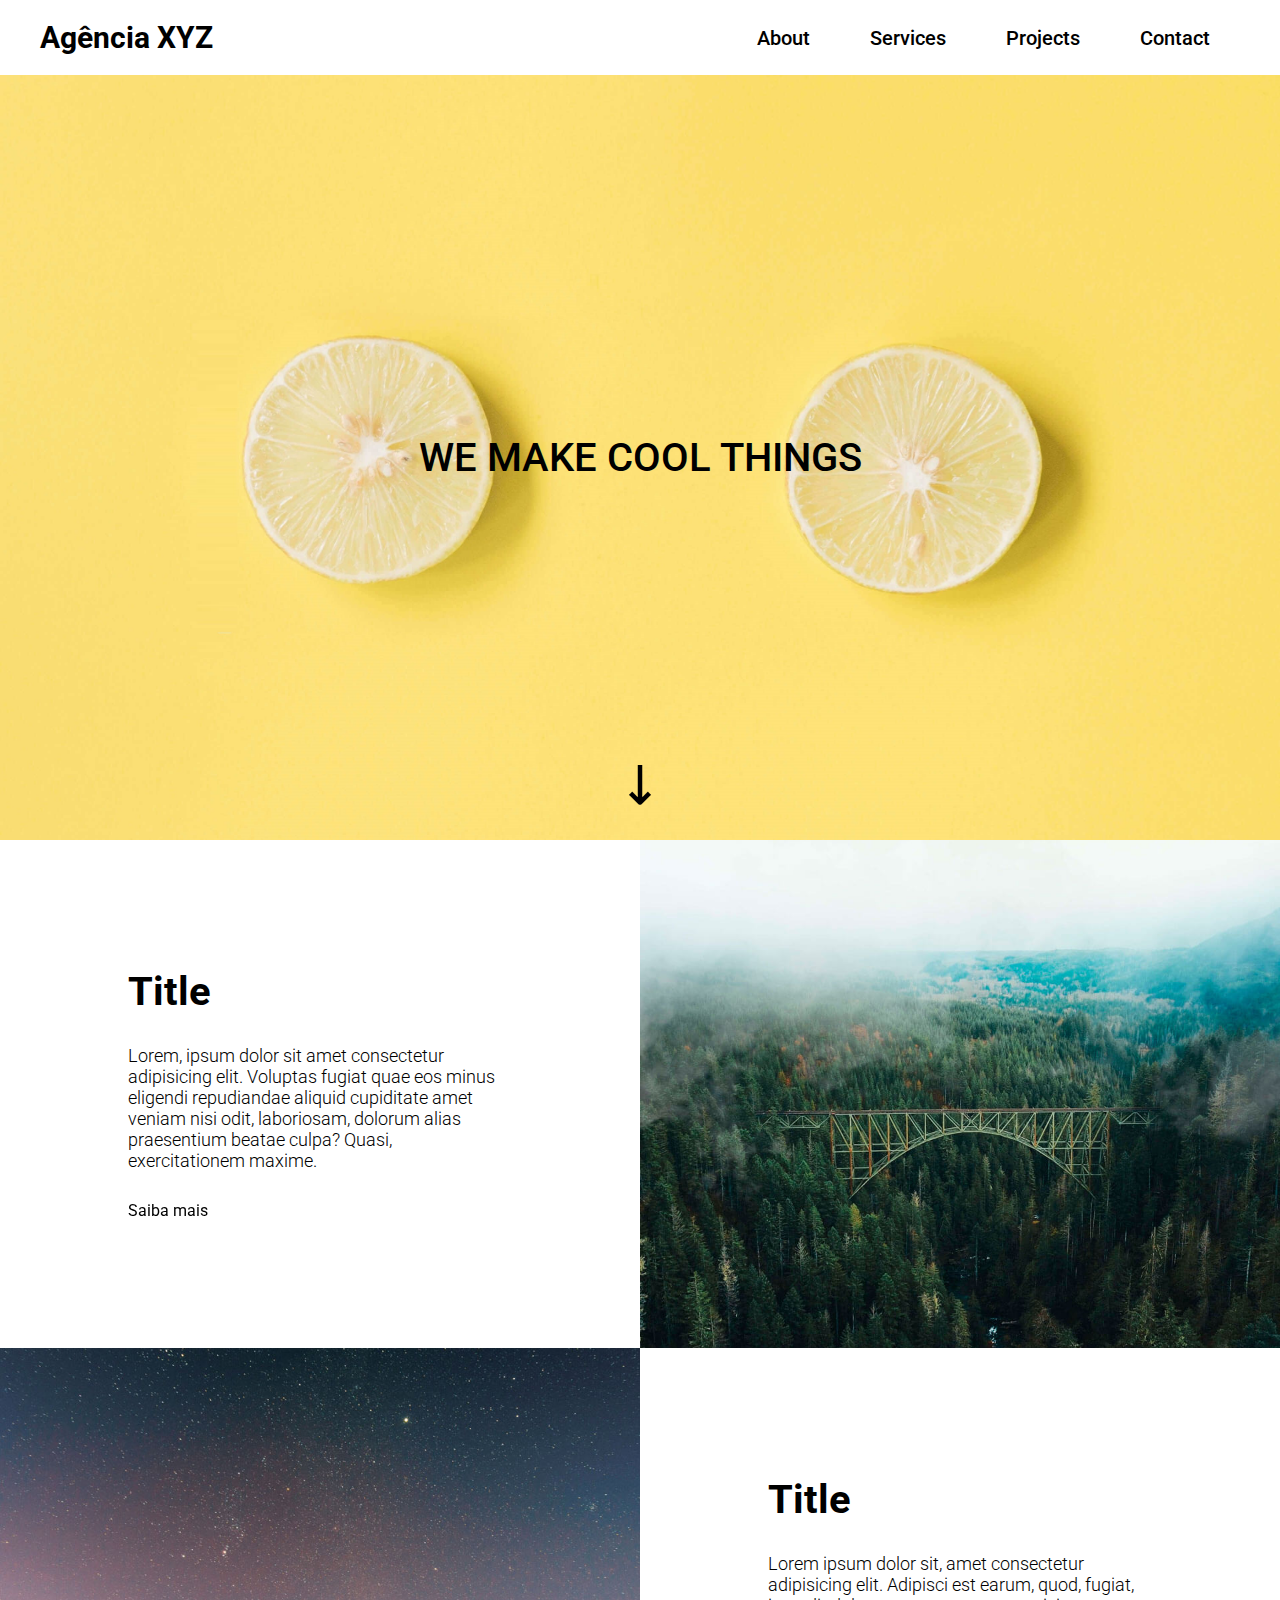
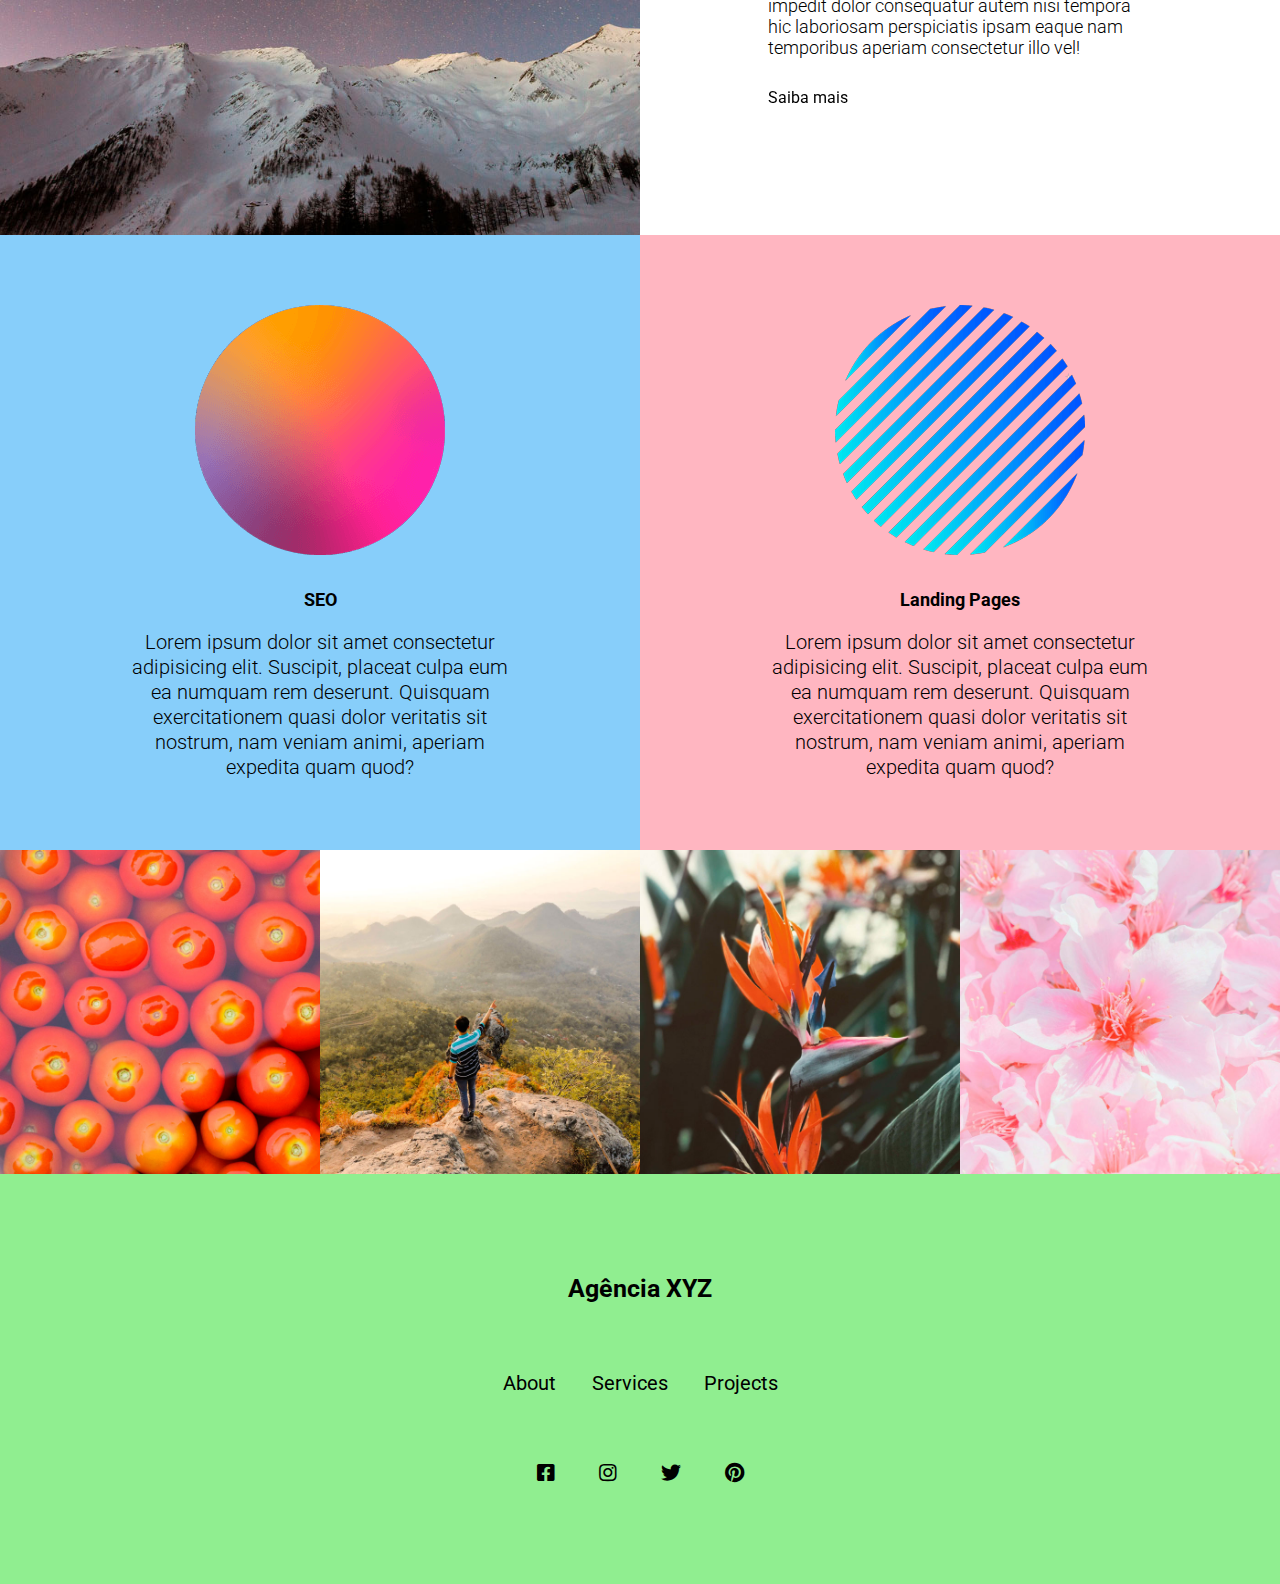
<file: agencia-xyz/index.html>
<!DOCTYPE html>
<html lang="en">

<head>
    <meta charset="UTF-8">
    <meta name="viewport" content="width=device-width, initial-scale=1.0">
    <title>Agência XYZ</title>

    <link rel="stylesheet" href="./src/css/reset.css">
    <link rel="stylesheet" href="./src/css/variables.css">
    <link rel="stylesheet" href="./src/css/style.css">
    <link rel="stylesheet" href="./src/css/menu.css">
    <link rel="stylesheet" href="src/css/responsive.css">
    <link rel="preconnect" href="https://fonts.googleapis.com">
    <link rel="preconnect" href="https://fonts.gstatic.com" crossorigin>
    <link href="https://fonts.googleapis.com/css2?family=Roboto:wght@100;400;500;700;900&display=swap" rel="stylesheet">
    <link rel="stylesheet" href="./src/css/font-awesome.css">
</head>

<body>
    <header class="header" id="header">
        <div class="header-container">
            <a href="#index.html">
                <h1 class="logo">Agência XYZ</h1>
            </a>


            <nav>
                <input type="checkbox" id="menu-hamburguer">

                <label for="menu-hamburguer">
                    <div class="menu">
                        <span class="hamburguer"></span>
                    </div>
                </label>

            
                <ul>
                    <li>
                        <a href="#about">About</a>
                    </li>

                    <li>
                        <a href="#services">Services</a>
                    </li>

                    <li>
                        <a href="#projects">Projects</a>
                    </li>

                    <li>
                        <a href="#contact">Contact</a>
                    </li>
                </ul>
            </nav>
        </div>
    </header>

    <section class="hero">
        <h2>We make cool things</h2>
    </section>

    <section class="about" id="about">
        <div class="item">
            <h3>Title</h3>
            <p>Lorem, ipsum dolor sit amet consectetur adipisicing elit. Voluptas fugiat quae eos minus eligendi repudiandae aliquid cupiditate amet veniam nisi odit, laboriosam, dolorum alias praesentium beatae culpa? Quasi, exercitationem maxime.</p>
            <a href="" class="btn-know-more">Saiba mais</a>
        </div>

        <div class="image right"></div>

        <div class="image left"></div>

        <div class="item">
            <h3>Title</h3>
            <p>Lorem ipsum dolor sit, amet consectetur adipisicing elit. Adipisci est earum, quod, fugiat, impedit dolor consequatur autem nisi tempora hic laboriosam perspiciatis ipsam eaque nam temporibus aperiam consectetur illo vel!</p>
            <a href="" class="btn-know-more">Saiba mais</a>
        </div>
    </section>
        
    <section class="services" id="services">
        <div class="service">
            <img src="src/images/bolinha1.png" alt="Circle 1">
            <div class="service-info">
                <h3>SEO</h3>
                <p>Lorem ipsum dolor sit amet consectetur adipisicing elit. Suscipit, placeat culpa eum ea numquam rem deserunt. Quisquam exercitationem quasi dolor veritatis sit nostrum, nam veniam animi, aperiam expedita quam quod?</p>
            </div>
        </div>
        <div class="service">
            <img src="src/images/bolinha2.png" alt="Circle 2">
            <div class="service-info">
                <h3>Landing Pages</h3>
                <p>Lorem ipsum dolor sit amet consectetur adipisicing elit. Suscipit, placeat culpa eum ea numquam rem deserunt. Quisquam exercitationem quasi dolor veritatis sit nostrum, nam veniam animi, aperiam expedita quam quod?</p>
            </div>
        </div>
    </section>

    <section class="projects" id="projects">
        <div class="project">
            <a href="">
                <img src="src/images/tomatoes.jpg" alt="tomatoes">
            </a>
        </div>

        <div class="project">
            <a href="">
                <img src="src/images/landscape.jpg" alt="landscape">
            </a>
        </div>

        <div class="project">
            <a href="">
                <img src="src/images/plants3.jpg" alt="plants">
            </a>
        </div>

        <div class="project">
            <a href="">
                <img src="src/images/flowers.jpg" alt="flowers">
            </a>
        </div>
    </section>

    <footer class="footer" id="contact">
        <h4><a href="#header">Agência XYZ</a></h4>

        <nav>
            <ul>
                <li>
                    <a href="#about">About</a>
                </li>

                <li>
                    <a href="#services">Services</a>
                </li>

                <li>
                    <a href="#projects">Projects</a>
                </li>
            </ul>
        </nav>

        <div class="social">
            <a href="https://www.facebook.com" target="_blank">
                <i class="fab fa-facebook-square"></i>
            </a>

            <a href="https://www.instagram.com" target="_blank">
                <i class="fab fa-instagram"></i>
            </a>

            <a href="https://twitter.com" target="_blank">
                <i class="fab fa-twitter"></i>
            </a>

            <a href="#br.pinterest.com" target="_blank">
                <i class="fab fa-pinterest"></i>
            </a>
        </div>
    </footer>
</body>

</html>
</file>
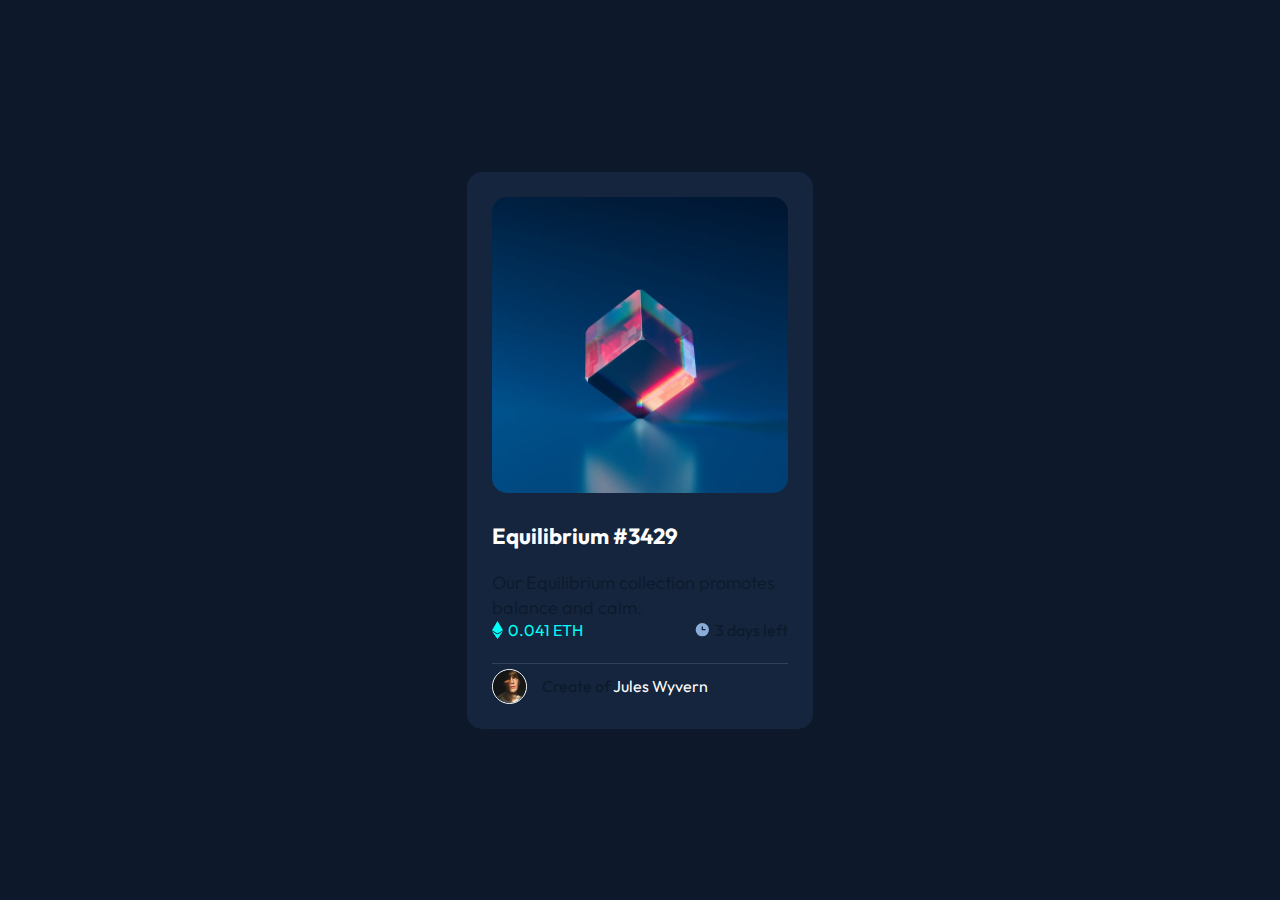
<file: card-nft/index.html>
<!DOCTYPE html>
<html lang="en">
<head>
    <meta charset="UTF-8">
    <meta http-equiv="X-UA-Compatible" content="IE=edge">
    <meta name="viewport" content="width=device-width, initial-scale=1.0">
    <meta name="description" content="NFT preview card component">
    <title>NFT preview card component</title>
    <link rel="shortcut icon" href="src/images/favicon-32x32.png" type="image/x-icon">
    <link rel="stylesheet" href="src/css/reset.css">
    <link rel="stylesheet" href="src/css/variables.css">
    <link rel="stylesheet" href="src/css/style.css">
</head>
<body>
    <main>
        <div class="nft-card">
            <a href="">
                <img src="src/images/image-equilibrium.jpg" alt="Equilibrium NFT image">
            </a>

            <div class="top-content">
                <a href="#" class="title-link">
                    <h2 class="title">Equilibrium #3429</h2>
                </a>
                <p class="about">Our Equilibrium collection promotes balance and calm.</p>
                <div class="info">
                    <p class="price">0.041 ETH</p>
                    <p class="days-laft">3 days left</p>
                </div>
            </div>

            <div class="creator">
                <img class="avatar" src="src/images/image-avatar.png" alt="NFT author creator">
                <p class="text">Create of <a class="name" href="#">Jules Wyvern</a></p>
            </div>
        </div>
    </main>
</body>
</html>
</file>
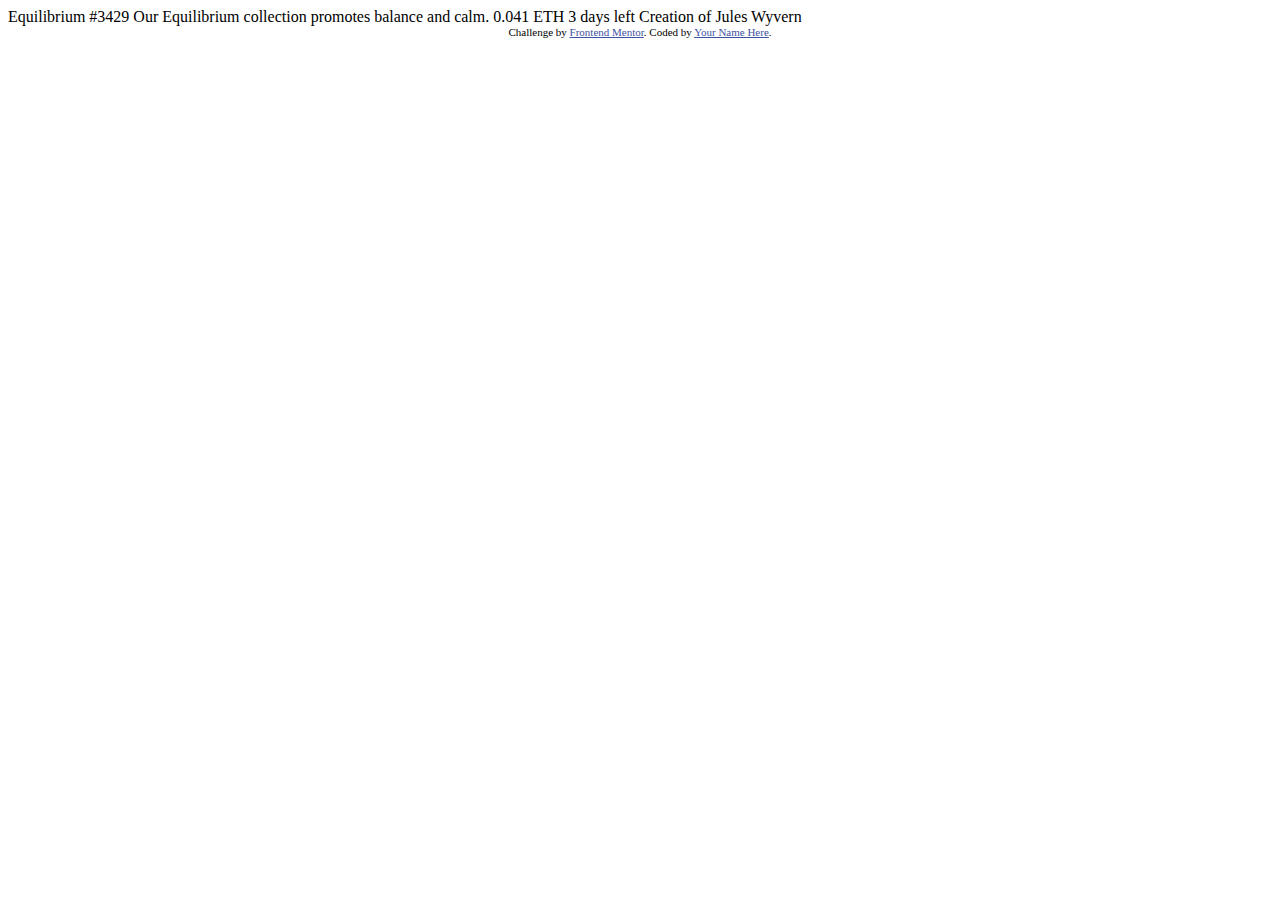
<file: card-nft/nft-preview-card-component-main/index.html>
<!DOCTYPE html>
<html lang="en">
<head>
  <meta charset="UTF-8">
  <meta name="viewport" content="width=device-width, initial-scale=1.0"> <!-- displays site properly based on user's device -->

  <link rel="icon" type="image/png" sizes="32x32" href="./images/favicon-32x32.png">
  
  <title>Frontend Mentor | NFT preview card component</title>

  <!-- Feel free to remove these styles or customise in your own stylesheet 👍 -->
  <style>
    .attribution { font-size: 11px; text-align: center; }
    .attribution a { color: hsl(228, 45%, 44%); }
  </style>
</head>
<body>

  Equilibrium #3429

  Our Equilibrium collection promotes balance and calm.

  0.041 ETH
  3 days left
  
  Creation of Jules Wyvern

  <div class="attribution">
    Challenge by <a href="https://www.frontendmentor.io?ref=challenge" target="_blank">Frontend Mentor</a>. 
    Coded by <a href="#">Your Name Here</a>.
  </div>
</body>
</html>
</file>
<file: agencia-xyz/src/css/variables.css>
:root{
    --max-width-size: 1920px
}
</file>
<file: agencia-xyz/src/css/style.css>
html{
    font-size: 62.5%;
    scroll-behavior: smooth;
}

body{
    display: grid;
    grid-template-areas: 
    "header header header header"
    "hero hero hero hero"
    "about about about about"
    "services services services services"
    "projects projects projects projects"
    "footer footer footer footer";
    grid-template-columns: repeat(4, 1fr);
    font-size: 1.6rem;
    font-family: 'Roboto', sans-serif;
    font-weight: 400;
}

/* HEADER */

.header{
    grid-area: header;
    background-color: #fff;
}

.header .header-container{
    display: flex;
    padding: 20px 40px;
    justify-content: space-between;
    align-items: center;
    min-height: 75px;
}

.header a:hover h1{
   color: coral; 
}

.header h1{
    font-size: 3rem;
    font-weight: 700;
    transition: .3s ease-in-out;
} 

/* HERO */
  
.hero{
    display: flex;
    justify-content: center;
    align-items: center;
    grid-area: hero;
    height: 85vh;
    background: url(../images/lemons.jpg) center center no-repeat;
    background-size: cover;
    position: relative;
}

.hero h2{
    font-weight: 500;
    text-transform: uppercase;
    font-size: 4rem;
}

.hero:after{
    content: url('../images/seta_preta.png');
    position: absolute;
    height: 35px;
    bottom: 40px;
    animation: movearrow .6s infinite alternate ease-in-out;

}

@keyframes movearrow {
    0%{
        -webkit-transform: translateY(0);
        opacity: .4;
    }
    100%{
        -webkit-transform: translateY(0.4em);
        opacity: .9;
    }
}

@-webkit-keyframes movearrow{
    0%{
        -webkit-transform: translateY(0);
        opacity: .4;
    }
    100%{
        -webkit-transform: translateY(0.4em);
        opacity: .9;
    }
}

/* ABOUT */

.about{
    grid-area: about;
    display: grid;
    grid-template-columns: 1fr 1fr;
}

.about .item{
    padding: 20%;
    display: flex;
    flex-direction: column;
    justify-content: center;
    margin: 0 auto;
}

.about .item h3{
    font-weight: 700;
    font-size: 4rem;
}

.about .item p{
    font-size: 1.8rem;
    margin: 30px 0;
}

.about .item .btn-know-more{
    font-size: 1.6rem;
    font-weight: 400;
    align-self: flex-start;
    display: inline-block;
    vertical-align: middle;
    -webkit-transform: perspective(1px) translateZ(0);
    transform: perspective(1px) translateZ(0);
    box-shadow: 0 0 1px rgba(0, 0, 0, 0);
    position: relative;
}

.about .item .btn-know-more:before {
    content: "";
    position: absolute;
    z-index: -1;
    left: 0;
    right: 100%;
    bottom: -2px;
    background: #000000;
    height: 1px;
    -webkit-transition-property: right;
    transition-property: right;
    -webkit-transition-duration: 0.2s;
    transition-duration: 0.2s;
    -webkit-transition-timing-function: ease-out;
    transition-timing-function: ease-out;
}

.about .item .btn-know-more:hover:before, .about .item .btn-know-more:focus:before, .about .item .btn-know-more:active:before {
    right: 0;
}

.about .image{
    height: 100%;
    width: 100%;
}

.about .image.right{
    background: url(../images/bridge.jpg) center center no-repeat;
    background-size: cover;
}

.about .image.left{
    background: url(../images/sky.jpg) center center no-repeat;
    background-size: cover;
}

/* SERVICES */

.services{
    grid-area: services;
    display: grid;
    grid-template-columns: 1fr 1fr;
}

.services .service{
    padding: 70px 30px;
    text-align: center;
}

.services .service img{
    width: 250px;
    margin-bottom: 30px;
}

.services .service h3{
    font-size: 1.8rem;
    font-weight: 700;
}

.services .service p{
    font-size: 2rem;
    max-width: 400px;
    margin: 20px auto 0;  
    line-height: 25px;
}

.services .service:nth-child(1){
    background-color: lightskyblue;
}

.services .service:nth-child(2){
    background-color: lightpink;
}

/* PROJETS */

.projects{
    grid-area: projects;
    display: grid;
    grid-template-columns: repeat(4, 1fr);
}

.projects .project{
    overflow: hidden;
}

.projects .project img{
    height: 100%;
    transition: ease .4s;
}

.projects a:hover img{
    transform: scale(1.12);
    opacity: 0.95;
}

/* FOOTER */

.footer{
    grid-area: footer;
    background-color: lightgreen;
    display: flex;
    flex-direction: column;
    text-align: center;
    padding: 100px 0;
    align-items: center;
}

.footer h4 a{
    font-weight: 700;
    font-size: 2.5rem;
    margin-bottom: 20px;
    transition: ease-in-out .3s;
}

.footer h4 a:hover{
    color: rgb(240, 255, 240);
}

.footer nav{
    margin: 50px 0;
}

.footer nav ul{
    display: flex;
    justify-content: center;
}

.footer nav ul li a{
    font-weight: 400;
    font-size: 2rem;
    margin: 18px;
    transition: ease-in-out .3s;
    display: inline-block;
}

.footer nav ul li a:hover{
    font-weight: 500;
    color: #fff;
    transform: translateY(-1px);
}

.footer .social a{
    margin: 20px;
}

.footer .social i{
    font-size: 2rem;
    transition: ease-in-out .3s;
}

.footer .social i:hover{
    color: #fff;
}
</file>
<file: agencia-xyz/src/css/menu.css>
.header nav ul{
    display: flex; 
}

.header nav ul li a{
    font-size: 2rem;
    font-weight: 500;
    padding: 10px 30px;
    border-radius: 50px;
    transition: .3s ease-in-out;
}

.header nav ul li a:hover{
    color: #fff;
    background-color: coral;
}

/* RESPONSIVE */

.header nav label{
    display: block;
    margin-left: 140px;
}

.header .menu{
    display: none;
    width: 60px;
    height: 60px;
}

.header .hamburguer{
    background-color: #000;
    position: relative;
    display: block;
    width: 30px;
    height: 2px;
    top: 29px;
    left: 15px;
    transition: .5s ease-in-out;
}

.header .hamburguer:before, .header .hamburguer:after{
    background-color: #000;
    content: "";
    display: block;
    width: 100%;
    height: 100%;
    position: absolute;
    transition: 0.2s ease-in-out;
}

.header .hamburguer:before{
    top: -10px;
}

.header .hamburguer:after{
    top: 10px;
}

.header input{
    display: none;
}

.header input:checked ~ label .hamburguer{
    transform: rotate(45deg);
}

.header input:checked ~ label .hamburguer:before{
    transform: rotate(90deg);
    top: 0;
}

.header input:checked ~ label .hamburguer:after{
    transform: rotate(90deg);
    top: 0;
}



@media(max-width: 900px){


    .header .menu{
        display: block;
    }

    .header nav ul{
        display: block;
        width: 200px;
        padding: 20px;
        background-color: #fff;
        animation: hide-item .4s forwards;
    }

    @keyframes emerge {
        from { 
            transform: scale(.9);
            opacity: 0;
        }
        to{
            opacity: 1;
            visibility: visible;
        }
    }

    @keyframes hide-item {
        from {
            opacity: 1;
        }
        to{
            opacity: 0;
            transform: scale(.9);
            visibility: hidden;
        }
    }

    .header nav{
        position: fixed;
        top: 8px;
        right: 16px;
        z-index: 1;
    }

    .header nav ul a{
        text-align: center;
        padding: 20px;
        display: block;
    }

    .header input:checked ~ ul{
        animation: emerge .5s;
    }
}
</file>
<file: agencia-xyz/src/css/responsive.css>
@media (max-width: 768px){
    .projects{
        grid-template-columns: 1fr 1fr;
        grid-template-rows: 1fr 1fr;
    }
}

@media (max-width: 445px) {
    .header .header-container{
        padding-inline: 30px;
    }

    .hero{
        height: 70vh;
    }

    .hero h2{
        font-size: 2rem;
        margin-right: 0;
    }


    .about{
        grid-template-columns: 1fr;
        grid-template-rows: repeat(4, 1fr);
    }

    .about .item{
        text-align: center;
    }

    .about .item .btn-know-more{
        align-self: center;
    }

    .services{
        grid-template-columns: 1fr;

    }

    .projects{
        grid-template-columns: 1fr;
        grid-template-rows: repeat(4, 1fr);
    }
}
</file>
<file: card-nft/src/css/variables.css>
:root{
    --primary-soft: hsl(217, 54%, 11%);
    --primary-medium: hsl(178, 100%, 50%);

    --neutral-dark: hsl(217, 54%, 11%) ;
    --neutral-medium: hsl(216, 50%, 16%);
    --neutral-soft: hsl(215, 32%, 27%);
}
</file>
<file: card-nft/src/css/style.css>
@import url('https://fonts.googleapis.com/css2?family=Outfit:wght@300;400;500&display=swap');

body{
    background-color: var(--neutral-dark);
    font-family: Outfit, sans-serif;
}

main{
    display: flex;
    height: 100vh;
    justify-content: center;
    align-items: center;
}

.nft-card{
    max-width: 346px;
    background-color: var(--neutral-medium);
    border-radius: 15px;
    padding: 25px;
}

.nft-card img{
    width: 100%;
    border-radius: 15px;
}

.nft-card .top-content{
    display: flex;
    flex-flow: column;
    justify-content: space-evenly;
    min-height: 50%;
    margin-bottom: 23px;
}

.nft-card .title-link .title{
    font-size: 22px;
    color: #ffff;
    margin: 25px 0 20px;
}

.nft-card .title-link .title:hover{
    color: var(--primary-medium);
    transition: .5s ease-in-out;
}

.nft-card .about{
    color: var(--primary-soft);
    font-size: 18px;
    font-weight: 300;
    line-height: 25px;
}

.nft-card .info{
    display: flex;
    justify-content: space-between;
}

.nft-card .info .price{
    color: var(--primary-medium);
    display: flex;
}

.nft-card .info .price::before{
    content: '';
    background: url(../images/icon-ethereum.svg) no-repeat center;
    width: 11px;
    height: 20px;
    display: inline-block;
    margin-right: 5px;

}

.nft-card .info .days-laft{
    color: var(--primary-soft);
    display: flex;
}

.nft-card .info .days-laft::before{
    content: '';
    background: url(../images/icon-clock.svg) no-repeat center;
    width: 15px;
    display: inline-block;
    margin-right: 5px;

}

.creator{
    display: flex;
    border-top: 1px solid var(--neutral-soft);
    align-items: center;
    padding-top: 5px;
}

.creator .avatar{
    max-width: 35px;
    border: 1px solid white;
    border-radius: 50%;
    margin-right: 15px;
}

.creator .text{
    color: var(--primary-soft);
}

.creator .text .name{
    color: #ffff;
}
</file>
